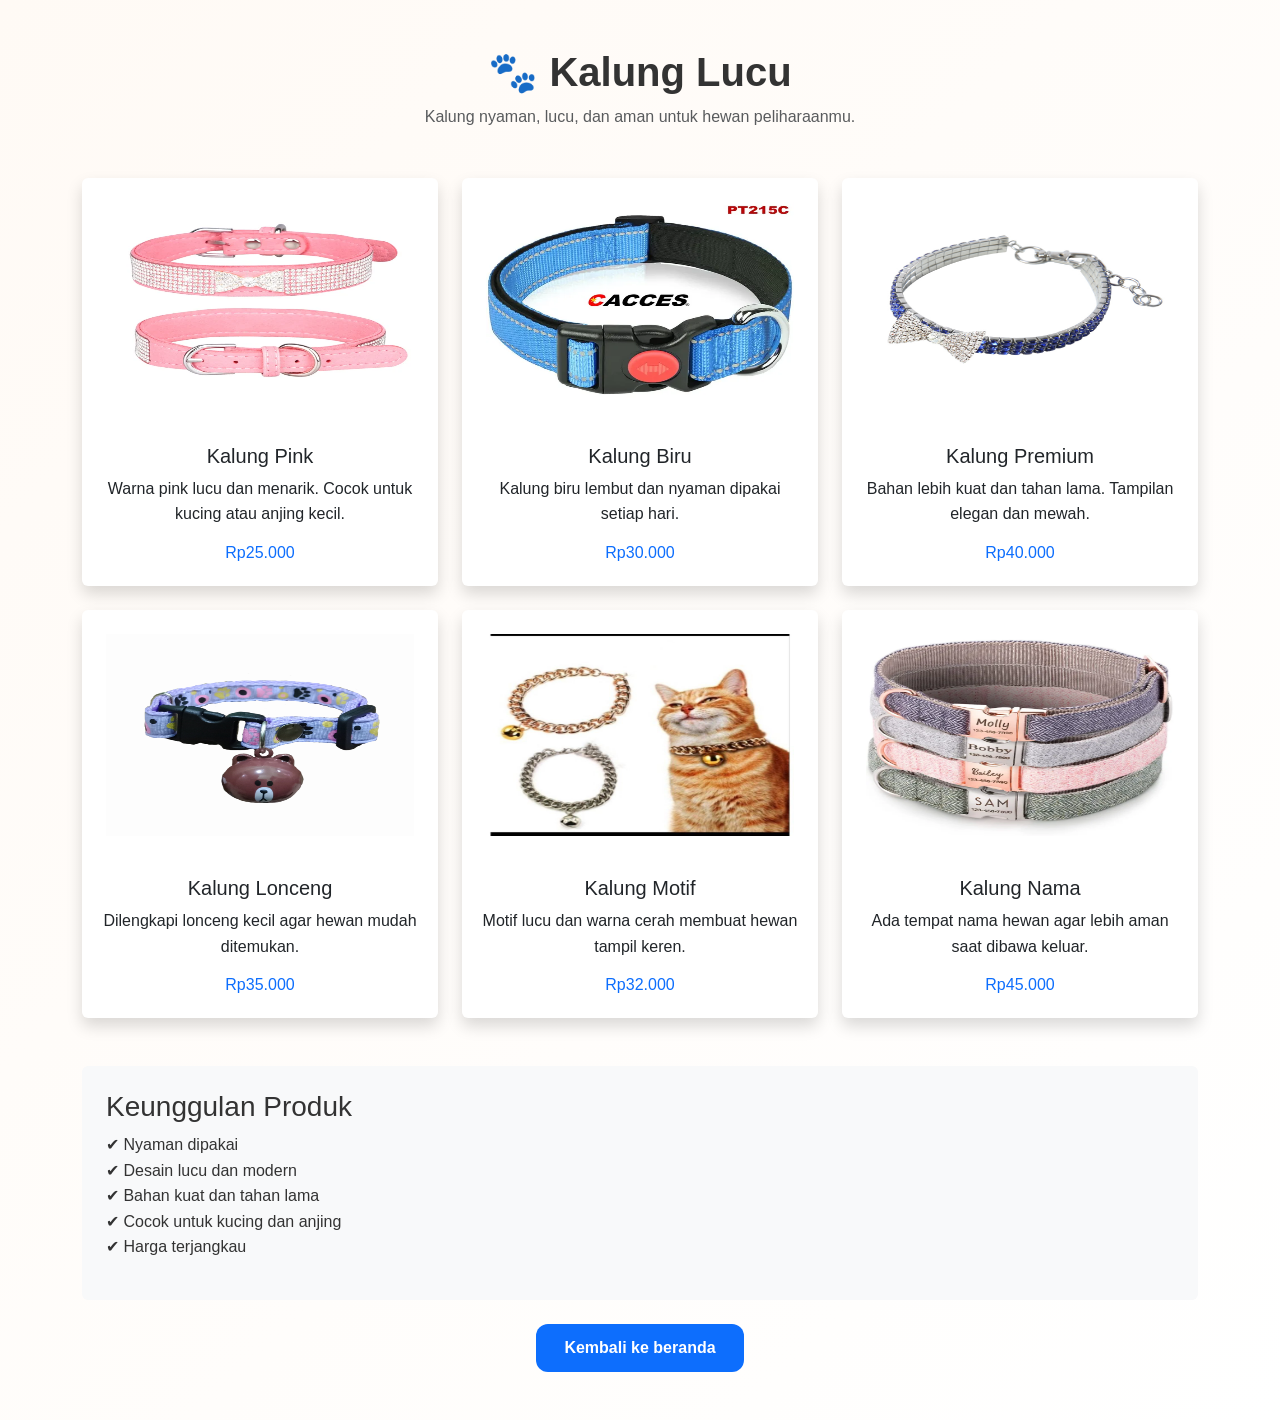
<file: kalung.html>
<!-- kalung.html -->
<!DOCTYPE html>
<html lang="id">
<head>
<meta charset="UTF-8">
<meta name="viewport" content="width=device-width, initial-scale=1.0">
<title>Kalung Lucu</title>

<link href="https://cdn.jsdelivr.net/npm/bootstrap@5.3.2/dist/css/bootstrap.min.css" rel="stylesheet">
<link rel="stylesheet" href="style.css">
</head>

<body>

<div class="container py-5">

<div class="text-center mb-5">
<h1 class="fw-bold">🐾 Kalung Lucu</h1>
<p class="text-muted">
Kalung nyaman, lucu, dan aman untuk hewan peliharaanmu.
</p>
</div>

<div class="row g-4">

<div class="col-md-4">
<div class="card shadow border-0 h-100">
<img src="pink.webp" class="card-img-top p-4" height="250">
<div class="card-body text-center">
<h5>Kalung Pink</h5>
<p>Warna pink lucu dan menarik. Cocok untuk kucing atau anjing kecil.</p>
<h6 class="text-primary">Rp25.000</h6>
</div>
</div>
</div>

<div class="col-md-4">
<div class="card shadow border-0 h-100">
<img src="biru.webp" class="card-img-top p-4" height="250">
<div class="card-body text-center">
<h5>Kalung Biru</h5>
<p>Kalung biru lembut dan nyaman dipakai setiap hari.</p>
<h6 class="text-primary">Rp30.000</h6>
</div>
</div>
</div>

<div class="col-md-4">
<div class="card shadow border-0 h-100">
<img src="spesial.jpg" class="card-img-top p-4" height="250">
<div class="card-body text-center">
<h5>Kalung Premium</h5>
<p>Bahan lebih kuat dan tahan lama. Tampilan elegan dan mewah.</p>
<h6 class="text-primary">Rp40.000</h6>
</div>
</div>
</div>

<div class="col-md-4">
<div class="card shadow border-0 h-100">
<img src="lonceng.jpg" class="card-img-top p-4" height="250">
<div class="card-body text-center">
<h5>Kalung Lonceng</h5>
<p>Dilengkapi lonceng kecil agar hewan mudah ditemukan.</p>
<h6 class="text-primary">Rp35.000</h6>
</div>
</div>
</div>

<div class="col-md-4">
<div class="card shadow border-0 h-100">
<img src="gaul.jpg" class="card-img-top p-4" height="250">
<div class="card-body text-center">
<h5>Kalung Motif</h5>
<p>Motif lucu dan warna cerah membuat hewan tampil keren.</p>
<h6 class="text-primary">Rp32.000</h6>
</div>
</div>
</div>

<div class="col-md-4">
<div class="card shadow border-0 h-100">
<img src="nama.webp" class="card-img-top p-4" height="250">
<div class="card-body text-center">
<h5>Kalung Nama</h5>
<p>Ada tempat nama hewan agar lebih aman saat dibawa keluar.</p>
<h6 class="text-primary">Rp45.000</h6>
</div>
</div>
</div>

</div>

<div class="mt-5 p-4 bg-light rounded">
<h3>Keunggulan Produk</h3>
<p>
✔ Nyaman dipakai <br>
✔ Desain lucu dan modern <br>
✔ Bahan kuat dan tahan lama <br>
✔ Cocok untuk kucing dan anjing <br>
✔ Harga terjangkau
</p>
</div>

<div class="text-center mt-4">
<a href="index.html" class="btn btn-primary">
Kembali ke beranda
</a>
</div>

</div>

</body>
</html>
</file>
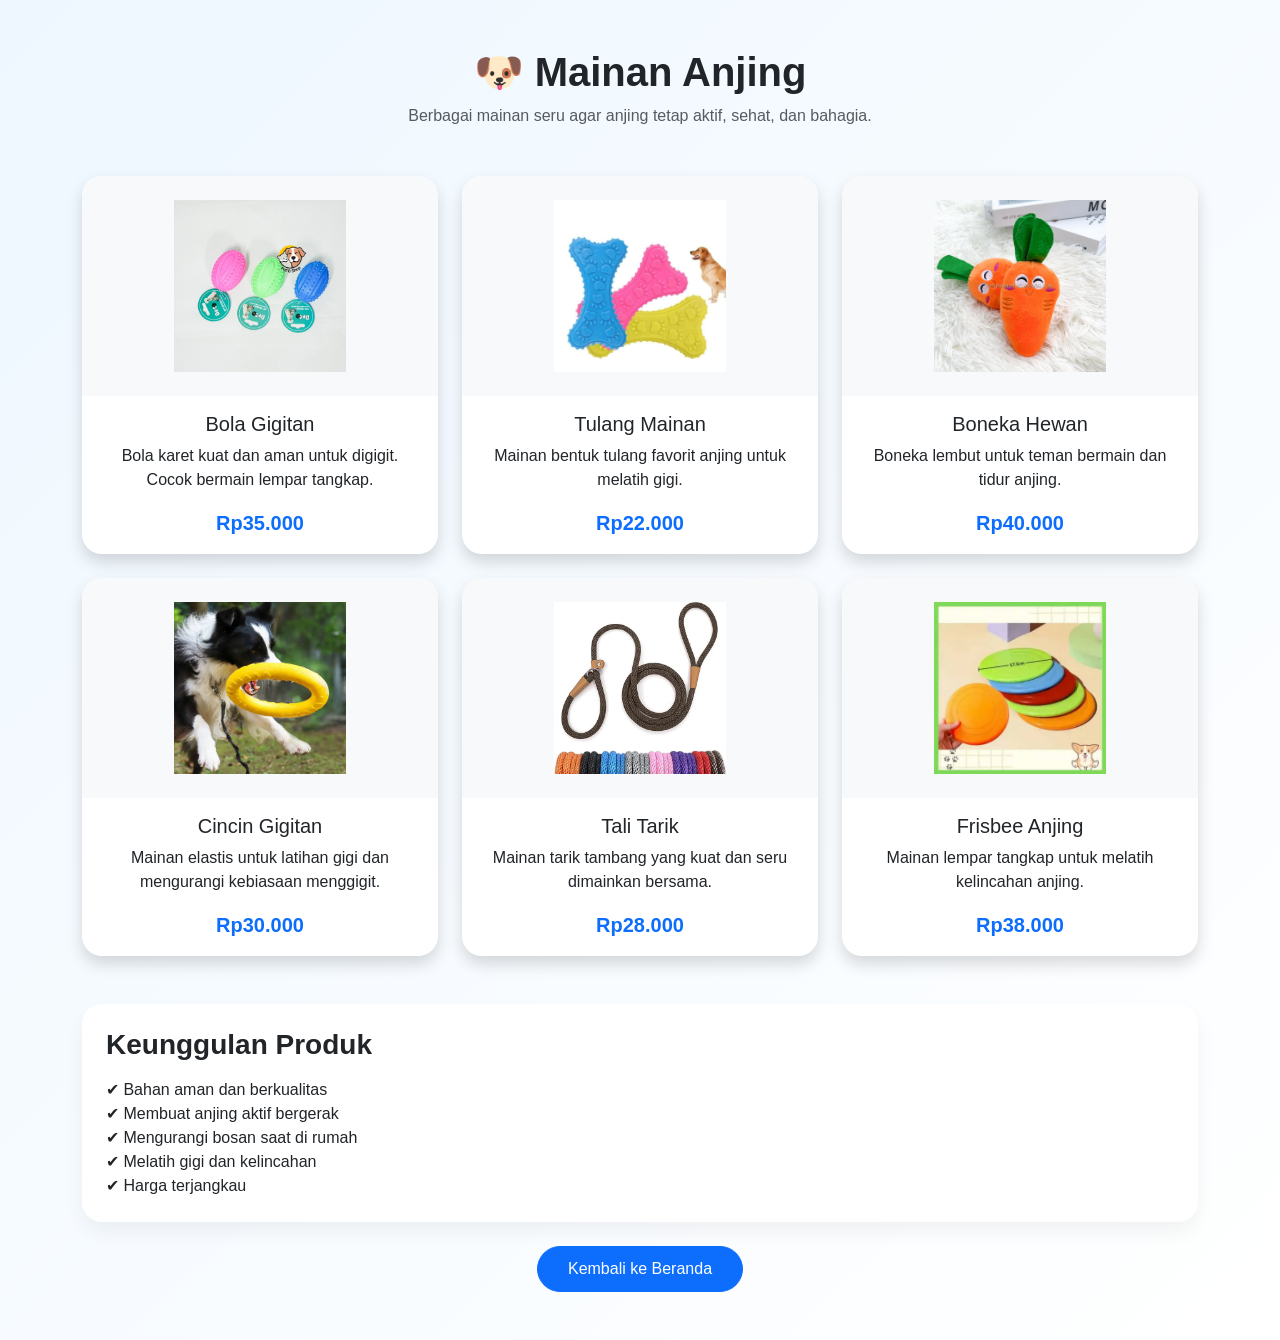
<file: mainan-anjing.html>
<!-- mainan-anjing.html -->
<!DOCTYPE html>
<html lang="id">
<head>
  <meta charset="UTF-8">
  <meta name="viewport" content="width=device-width, initial-scale=1.0">
  <title>Mainan Anjing</title>

  <!-- Bootstrap -->
  <link href="https://cdn.jsdelivr.net/npm/bootstrap@5.3.2/dist/css/bootstrap.min.css" rel="stylesheet">

  <style>
    body{
      background: linear-gradient(135deg,#eef7ff,#ffffff);
      font-family: Arial, sans-serif;
    }

    .card{
      border: none;
      border-radius: 20px;
      overflow: hidden;
      transition: 0.3s;
    }

    .card:hover{
      transform: translateY(-8px);
      box-shadow: 0 15px 25px rgba(0,0,0,0.08);
    }

    .card img{
      height: 220px;
      object-fit: contain;
      background: #f8f9fa;
    }

    .price{
      color: #0d6efd;
      font-size: 20px;
      font-weight: bold;
    }

    .info-box{
      background: white;
      border-radius: 20px;
      box-shadow: 0 10px 20px rgba(0,0,0,0.05);
    }

    .btn-primary{
      border-radius: 30px;
      padding: 10px 30px;
    }
  </style>
</head>

<body>

<div class="container py-5">

  <!-- Judul -->
  <div class="text-center mb-5">
    <h1 class="fw-bold">🐶 Mainan Anjing</h1>
    <p class="text-muted">
      Berbagai mainan seru agar anjing tetap aktif, sehat, dan bahagia.
    </p>
  </div>

  <!-- Produk -->
  <div class="row g-4">

    <!-- Produk 1 -->
    <div class="col-md-4">
      <div class="card shadow h-100">
        <img src="gigit.jpg" class="card-img-top p-4">
        <div class="card-body text-center">
          <h5>Bola Gigitan</h5>
          <p>Bola karet kuat dan aman untuk digigit. Cocok bermain lempar tangkap.</p>
          <div class="price">Rp35.000</div>
        </div>
      </div>
    </div>

    <!-- Produk 2 -->
    <div class="col-md-4">
      <div class="card shadow h-100">
        <img src="tulang.jpg" class="card-img-top p-4">
        <div class="card-body text-center">
          <h5>Tulang Mainan</h5>
          <p>Mainan bentuk tulang favorit anjing untuk melatih gigi.</p>
          <div class="price">Rp22.000</div>
        </div>
      </div>
    </div>

    <!-- Produk 3 -->
    <div class="col-md-4">
      <div class="card shadow h-100">
        <img src="boneka.jpg" class="card-img-top p-4">
        <div class="card-body text-center">
          <h5>Boneka Hewan</h5>
          <p>Boneka lembut untuk teman bermain dan tidur anjing.</p>
          <div class="price">Rp40.000</div>
        </div>
      </div>
    </div>

    <!-- Produk 4 -->
    <div class="col-md-4">
      <div class="card shadow h-100">
        <img src="bundar.jpg" class="card-img-top p-4">
        <div class="card-body text-center">
          <h5>Cincin Gigitan</h5>
          <p>Mainan elastis untuk latihan gigi dan mengurangi kebiasaan menggigit.</p>
          <div class="price">Rp30.000</div>
        </div>
      </div>
    </div>

    <!-- Produk 5 -->
    <div class="col-md-4">
      <div class="card shadow h-100">
        <img src="tali.webp" class="card-img-top p-4">
        <div class="card-body text-center">
          <h5>Tali Tarik</h5>
          <p>Mainan tarik tambang yang kuat dan seru dimainkan bersama.</p>
          <div class="price">Rp28.000</div>
        </div>
      </div>
    </div>

    <!-- Produk 6 -->
    <div class="col-md-4">
      <div class="card shadow h-100">
        <img src="lingkaran.webp" class="card-img-top p-4">
        <div class="card-body text-center">
          <h5>Frisbee Anjing</h5>
          <p>Mainan lempar tangkap untuk melatih kelincahan anjing.</p>
          <div class="price">Rp38.000</div>
        </div>
      </div>
    </div>

  </div>

  <!-- Info -->
  <div class="info-box mt-5 p-4">
    <h3 class="fw-bold mb-3">Keunggulan Produk</h3>
    <p class="mb-0">
      ✔ Bahan aman dan berkualitas <br>
      ✔ Membuat anjing aktif bergerak <br>
      ✔ Mengurangi bosan saat di rumah <br>
      ✔ Melatih gigi dan kelincahan <br>
      ✔ Harga terjangkau
    </p>
  </div>

  <!-- Tombol -->
  <div class="text-center mt-4">
    <a href="index.html" class="btn btn-primary">
      Kembali ke Beranda
    </a>
  </div>

</div>

</body>
</html>
</file>
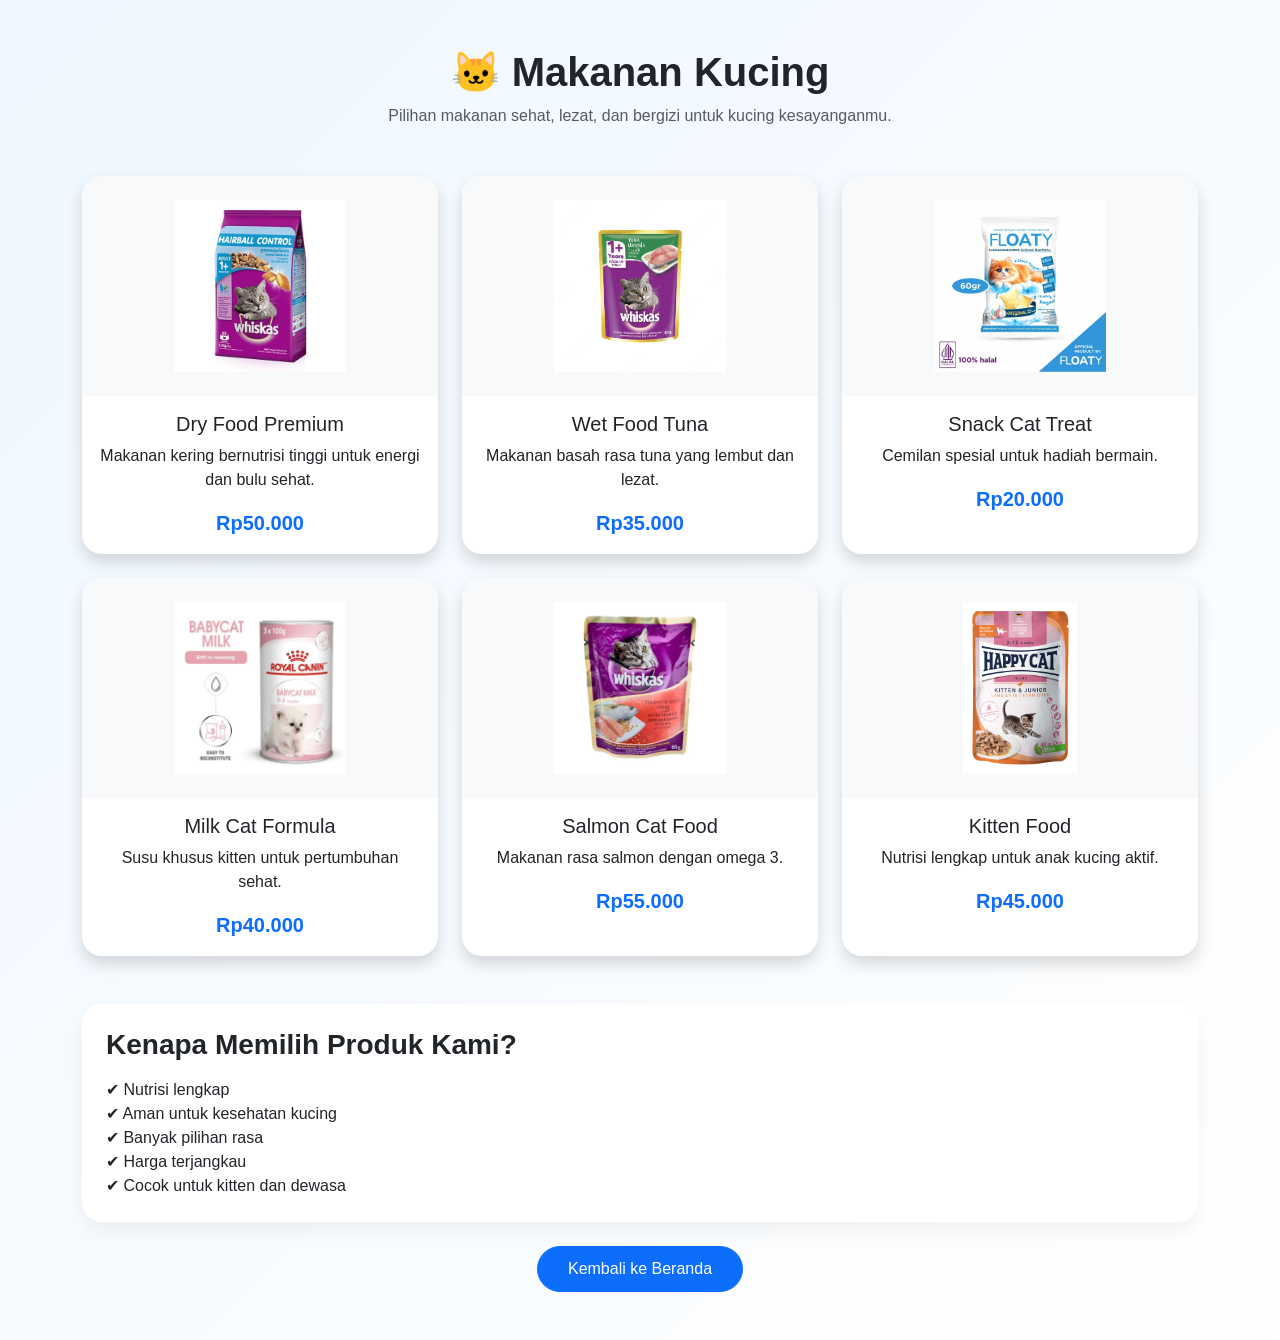
<file: makanan-kucing.html>
<!-- makanan-kucing.html -->
<!DOCTYPE html>
<html lang="id">
<head>
<meta charset="UTF-8">
<meta name="viewport" content="width=device-width, initial-scale=1.0">
<title>Makanan Kucing</title>

<link href="https://cdn.jsdelivr.net/npm/bootstrap@5.3.2/dist/css/bootstrap.min.css" rel="stylesheet">

<style>
body{
    background: linear-gradient(135deg,#eef7ff,#ffffff);
    font-family: Arial, sans-serif;
}

.card{
    border: none;
    border-radius: 20px;
    overflow: hidden;
    transition: 0.3s;
}

.card:hover{
    transform: translateY(-8px);
    box-shadow: 0 15px 25px rgba(0,0,0,0.08);
}

.card img{
    height: 220px;
    object-fit: contain;
    background: #f8f9fa;
}

.price{
    color: #0d6efd;
    font-size: 20px;
    font-weight: bold;
}

.info-box{
    background: white;
    border-radius: 20px;
    box-shadow: 0 10px 20px rgba(0,0,0,0.05);
}

.btn-primary{
    border-radius: 30px;
    padding: 10px 30px;
}
</style>
</head>

<body>

<div class="container py-5">

<!-- Judul -->
<div class="text-center mb-5">
<h1 class="fw-bold">🐱 Makanan Kucing</h1>
<p class="text-muted">
Pilihan makanan sehat, lezat, dan bergizi untuk kucing kesayanganmu.
</p>
</div>

<!-- Produk -->
<div class="row g-4">

<!-- Produk 1 -->
<div class="col-md-4">
<div class="card shadow h-100">
<img src="premium.jpg" class="card-img-top p-4">
<div class="card-body text-center">
<h5>Dry Food Premium</h5>
<p>Makanan kering bernutrisi tinggi untuk energi dan bulu sehat.</p>
<div class="price">Rp50.000</div>
</div>
</div>
</div>

<!-- Produk 2 -->
<div class="col-md-4">
<div class="card shadow h-100">
<img src="tuna.jpg" class="card-img-top p-4">
<div class="card-body text-center">
<h5>Wet Food Tuna</h5>
<p>Makanan basah rasa tuna yang lembut dan lezat.</p>
<div class="price">Rp35.000</div>
</div>
</div>
</div>

<!-- Produk 3 -->
<div class="col-md-4">
<div class="card shadow h-100">
<img src="sneck.jpg" class="card-img-top p-4">
<div class="card-body text-center">
<h5>Snack Cat Treat</h5>
<p>Cemilan spesial untuk hadiah bermain.</p>
<div class="price">Rp20.000</div>
</div>
</div>
</div>

<!-- Produk 4 -->
<div class="col-md-4">
<div class="card shadow h-100">
<img src="susu.png" class="card-img-top p-4">
<div class="card-body text-center">
<h5>Milk Cat Formula</h5>
<p>Susu khusus kitten untuk pertumbuhan sehat.</p>
<div class="price">Rp40.000</div>
</div>
</div>
</div>

<!-- Produk 5 -->
<div class="col-md-4">
<div class="card shadow h-100">
<img src="salmon.jpg" class="card-img-top p-4">
<div class="card-body text-center">
<h5>Salmon Cat Food</h5>
<p>Makanan rasa salmon dengan omega 3.</p>
<div class="price">Rp55.000</div>
</div>
</div>
</div>

<!-- Produk 6 -->
<div class="col-md-4">
<div class="card shadow h-100">
<img src="kitten.jpg" class="card-img-top p-4">
<div class="card-body text-center">
<h5>Kitten Food</h5>
<p>Nutrisi lengkap untuk anak kucing aktif.</p>
<div class="price">Rp45.000</div>
</div>
</div>
</div>

</div>

<!-- Info -->
<div class="info-box mt-5 p-4">
<h3 class="fw-bold mb-3">Kenapa Memilih Produk Kami?</h3>
<p class="mb-0">
✔ Nutrisi lengkap <br>
✔ Aman untuk kesehatan kucing <br>
✔ Banyak pilihan rasa <br>
✔ Harga terjangkau <br>
✔ Cocok untuk kitten dan dewasa
</p>
</div>

<!-- Tombol -->
<div class="text-center mt-4">
<a href="index.html" class="btn btn-primary">Kembali ke Beranda</a>
</div>

</div>

</body>
</html>
</file>
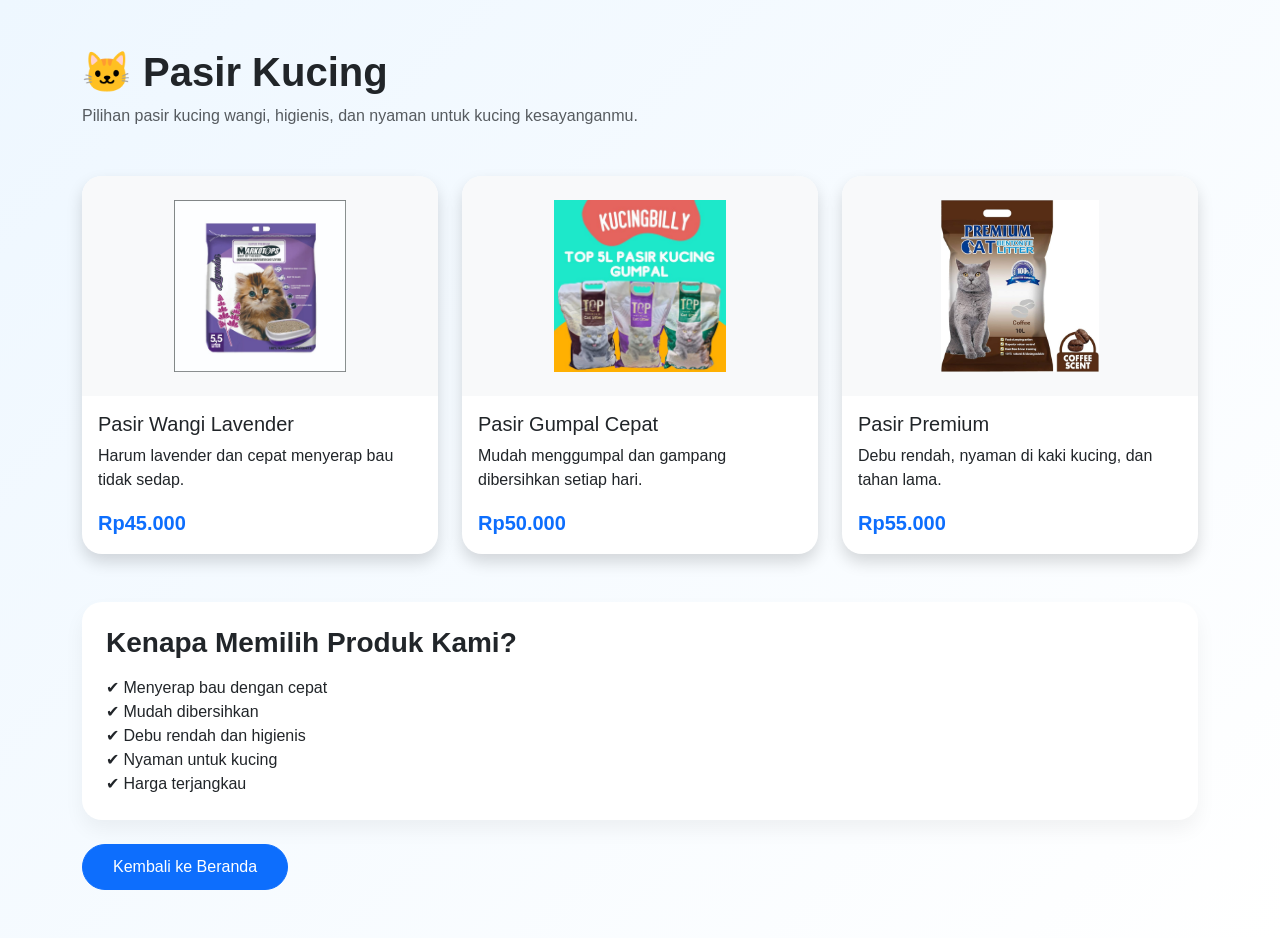
<file: pasir-kucing.html>
<!-- pasir-kucing.html -->
<!DOCTYPE html>
<html lang="id">
<head>
<meta charset="UTF-8">
<meta name="viewport" content="width=device-width, initial-scale=1.0">
<title>Pasir Kucing</title>

<link href="https://cdn.jsdelivr.net/npm/bootstrap@5.3.2/dist/css/bootstrap.min.css" rel="stylesheet">

<style>
body{
background: linear-gradient(135deg,#eef7ff,#ffffff);
font-family: Arial, sans-serif;
text-align: left;
}

.card{
border: none;
border-radius: 20px;
overflow: hidden;
transition: 0.3s;
}

.card:hover{
transform: translateY(-8px);
box-shadow: 0 15px 25px rgba(0,0,0,0.08);
}

.card img{
height: 220px;
object-fit: contain;
background: #f8f9fa;
}

.price{
color: #0d6efd;
font-size: 20px;
font-weight: bold;
}

.info-box{
background: white;
border-radius: 20px;
box-shadow: 0 10px 20px rgba(0,0,0,0.05);
}

.btn-primary{
border-radius: 30px;
padding: 10px 30px;
}
</style>
</head>

<body>

<div class="container py-5">

<div class="mb-5">
<h1 class="fw-bold">🐱 Pasir Kucing</h1>
<p class="text-muted">
Pilihan pasir kucing wangi, higienis, dan nyaman untuk kucing kesayanganmu.
</p>
</div>

<div class="row g-4">

<div class="col-md-4">
<div class="card shadow h-100">
<img src="lavender.jpg" class="card-img-top p-4">
<div class="card-body">
<h5>Pasir Wangi Lavender</h5>
<p>Harum lavender dan cepat menyerap bau tidak sedap.</p>
<div class="price">Rp45.000</div>
</div>
</div>
</div>

<div class="col-md-4">
<div class="card shadow h-100">
<img src="gumpal.webp" class="card-img-top p-4">
<div class="card-body">
<h5>Pasir Gumpal Cepat</h5>
<p>Mudah menggumpal dan gampang dibersihkan setiap hari.</p>
<div class="price">Rp50.000</div>
</div>
</div>
</div>

<div class="col-md-4">
<div class="card shadow h-100">
<img src="mahal.jpg" class="card-img-top p-4">
<div class="card-body">
<h5>Pasir Premium</h5>
<p>Debu rendah, nyaman di kaki kucing, dan tahan lama.</p>
<div class="price">Rp55.000</div>
</div>
</div>
</div>

</div>

<div class="info-box mt-5 p-4">
<h3 class="fw-bold mb-3">Kenapa Memilih Produk Kami?</h3>
<p class="mb-0">
✔ Menyerap bau dengan cepat <br>
✔ Mudah dibersihkan <br>
✔ Debu rendah dan higienis <br>
✔ Nyaman untuk kucing <br>
✔ Harga terjangkau
</p>
</div>

<div class="mt-4">
<a href="index.html" class="btn btn-primary">
Kembali ke Beranda
</a>
</div>

</div>

</body>
</html>
</file>
<file: style.css>
/* style.css */

/* ===================== RESET ===================== */
*{
margin:0;
padding:0;
box-sizing:border-box;
}

html{
scroll-behavior:smooth;
}

body{
font-family:Arial, sans-serif;
background:linear-gradient(135deg,#fffaf5,#ffffff);
color:#333;
line-height:1.6;
overflow-x:hidden;
}

/* ===================== NAVBAR ===================== */
.navbar{
padding:15px 0;
background:rgba(255,255,255,0.95);
backdrop-filter:blur(10px);
box-shadow:0 4px 15px rgba(0,0,0,0.05);
}

.navbar-brand{
font-size:28px;
font-weight:800;
letter-spacing:1px;
color:#0d6efd !important;
}

.nav-link{
font-weight:600;
margin-left:12px;
color:#333 !important;
transition:0.3s;
position:relative;
}

.nav-link::after{
content:"";
position:absolute;
left:0;
bottom:-4px;
width:0;
height:2px;
background:#0d6efd;
transition:0.3s;
}

.nav-link:hover{
color:#0d6efd !important;
}

.nav-link:hover::after{
width:100%;
}

/* ===================== HERO ===================== */
.hero{
padding:100px 0;
background:linear-gradient(135deg,#ffd6e8,#fff2a8,#b8ecff);
border-radius:0 0 40px 40px;
}

.hero h1{
font-size:60px;
font-weight:800;
color:#0d6efd;
margin-bottom:15px;
}

.hero h3{
font-size:28px;
font-weight:700;
color:#ff6600;
margin-bottom:15px;
}

.hero p{
font-size:18px;
color:#444;
margin-bottom:25px;
max-width:550px;
}

.hero-img{
width:320px;
animation:naik 2s infinite alternate;
filter:drop-shadow(0 15px 20px rgba(0,0,0,0.15));
}

@keyframes naik{
from{
transform:translateY(0);
}
to{
transform:translateY(-15px);
}
}

/* ===================== BUTTON ===================== */
.btn{
border-radius:12px;
font-weight:700;
padding:12px 28px;
transition:0.3s;
border:none;
}

.btn:hover{
transform:translateY(-3px) scale(1.03);
box-shadow:0 10px 20px rgba(0,0,0,0.08);
}

/* ===================== SECTION ===================== */
section{
padding:80px 0;
}

.section-title{
font-size:38px;
font-weight:800;
margin-bottom:15px;
color:#0d6efd;
}

.section-subtitle{
color:#666;
margin-bottom:40px;
}

/* ===================== ABOUT ===================== */
.about-text{
max-width:750px;
margin:auto;
font-size:18px;
line-height:1.8;
color:#555;
text-align:center;
}

/* ===================== PRODUK ===================== */
.product-card{
border:none;
border-radius:24px;
overflow:hidden;
background:#fff;
box-shadow:0 10px 25px rgba(0,0,0,0.07);
transition:0.3s;
height:100%;
}

.product-card:hover{
transform:translateY(-10px);
box-shadow:0 18px 35px rgba(0,0,0,0.12);
}

.product-card img{
height:210px;
object-fit:contain;
padding:20px;
background:#f8f9fa;
}

.product-card .card-body{
padding:25px;
}

.product-card h5{
font-weight:800;
margin-bottom:12px;
color:#222;
}

.product-card p{
color:#666;
margin-bottom:12px;
}

.product-card h6{
font-size:20px;
font-weight:800;
color:#0d6efd;
}

/* ===================== TESTIMONI ===================== */
.testi-box{
background:#fff;
padding:30px;
border-radius:22px;
box-shadow:0 10px 25px rgba(0,0,0,0.06);
transition:0.3s;
height:100%;
}

.testi-box:hover{
transform:translateY(-8px);
box-shadow:0 18px 35px rgba(0,0,0,0.10);
}

.testi-box p{
font-size:17px;
color:#555;
margin-bottom:15px;
font-style:italic;
}

.testi-box h6{
font-weight:800;
color:#0d6efd;
}

/* ===================== FOOTER ===================== */
footer{
background:linear-gradient(to right,#ff9eb5,#ff7aa2);
color:white;
padding:45px 0;
margin-top:50px;
text-align:center;
border-radius:40px 40px 0 0;
}

footer h4{
font-weight:800;
margin-bottom:15px;
}

footer p{
margin-bottom:8px;
opacity:0.95;
}

/* ===================== RESPONSIVE ===================== */
@media(max-width:768px){

.hero{
text-align:center;
padding:70px 0;
}

.hero h1{
font-size:42px;
}

.hero h3{
font-size:24px;
}

.hero p{
margin:auto auto 25px;
}

.hero-img{
width:240px;
margin-top:30px;
}

.section-title{
font-size:30px;
}

.nav-link{
margin-left:0;
padding:8px 0;
}

}
</file>
